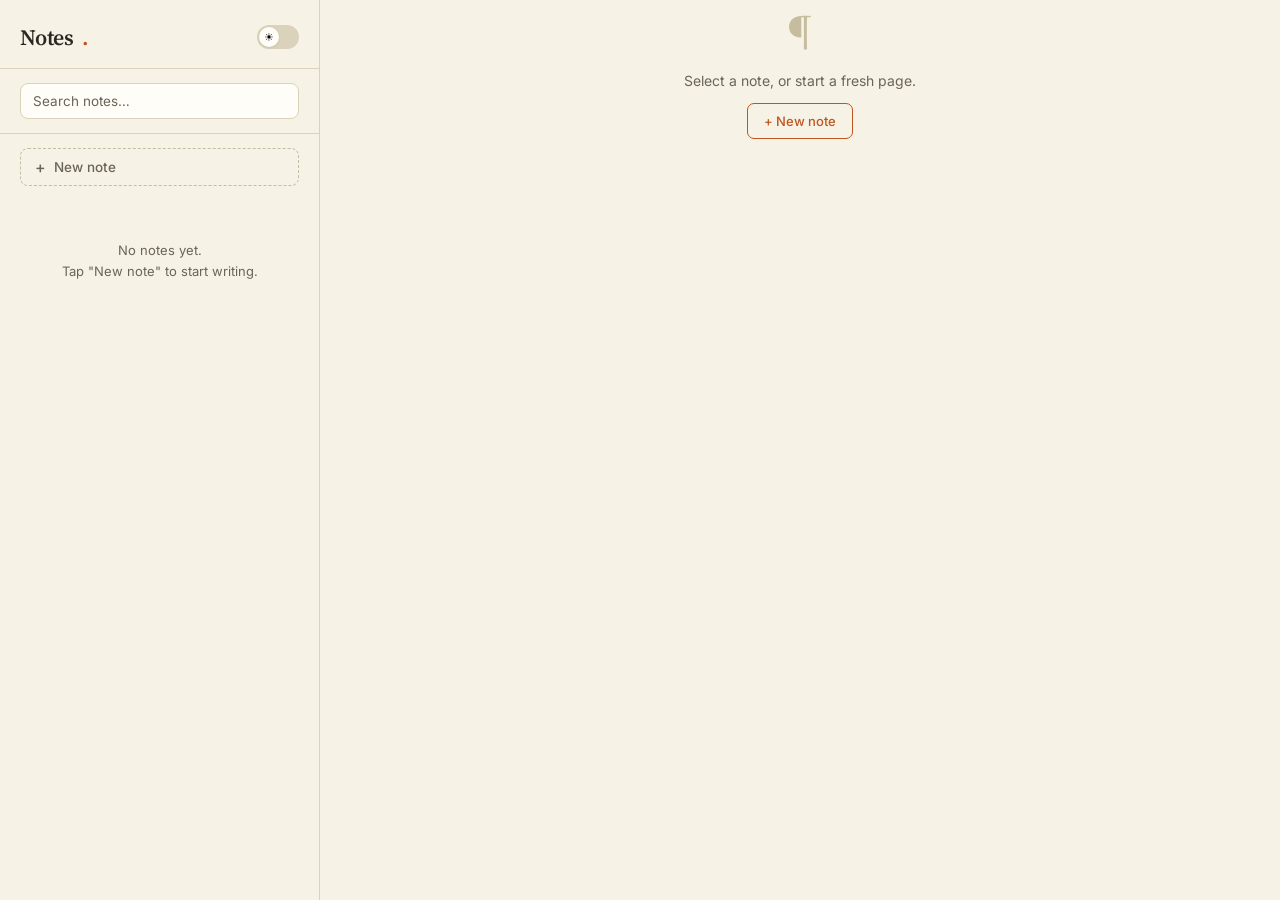
<file: Project-2/index.html>
<!DOCTYPE html>
<html lang="en">
<head>
<meta charset="UTF-8">
<meta name="viewport" content="width=device-width, initial-scale=1.0">
<title>Notes</title>
<link rel="preconnect" href="https://fonts.googleapis.com">
<link href="https://fonts.googleapis.com/css2?family=Source+Serif+4:opsz,wght@8..60,400;8..60,500;8..60,600&family=Inter:wght@400;500;600&family=JetBrains+Mono:wght@400;500&display=swap" rel="stylesheet">
 <link rel="stylesheet" href="style.css">

</head>
<body>

<div class="app">
  <aside class="sidebar" id="sidebar">
    <div class="sidebar-header">
      <div class="brand">Notes<span class="dot">.</span></div>
      <button class="theme-toggle" id="themeToggle" aria-label="Toggle dark mode">
        <span class="knob" id="themeKnob">☀</span>
      </button>
    </div>
    <div class="search-row">
      <input type="text" id="searchInput" placeholder="Search notes…" />
    </div>
    <button class="new-note-btn" id="newNoteBtn">
      <span class="plus">+</span> New note
    </button>
    <div class="note-list" id="noteList"></div>
  </aside>

  <main class="editor" id="editorPane">
    <div id="editorContent"></div>
  </main>
</div>

<script>
    
(function () {
  var STORAGE_KEY = 'notes:all';
  var notes = [];
  var activeId = null;
  var saveTimer = null;

  var noteListEl = document.getElementById('noteList');
  var editorPane = document.getElementById('editorPane');
  var editorContent = document.getElementById('editorContent');
  var searchInput = document.getElementById('searchInput');
  var newNoteBtn = document.getElementById('newNoteBtn');
  var themeToggle = document.getElementById('themeToggle');
  var themeKnob = document.getElementById('themeKnob');

  var appEl = document.querySelector('.app');

  function showEditorOnMobile() {
    appEl.classList.add('show-editor');
  }

  function showListOnMobile() {
    appEl.classList.remove('show-editor');
  }

  function uid() {
    return 'n_' + Date.now().toString(36) + '_' + Math.random().toString(36).slice(2, 8);
  }

  /* ---------- Storage shim ----------
     Uses window.storage when available (Claude.ai artifacts).
     Falls back to localStorage when running as a standalone file.
     Falls back to an in-memory object if neither works (e.g. private
     browsing with storage disabled), so the app never hard-fails. */
  var memoryStore = {};
  var hasWindowStorage = (typeof window.storage !== 'undefined' && window.storage !== null);
  var hasLocalStorage = (function () {
    try {
      var t = '__notes_test__';
      window.localStorage.setItem(t, '1');
      window.localStorage.removeItem(t);
      return true;
    } catch (e) { return false; }
  })();

  var store = {
    get: function (key) {
      if (hasWindowStorage) {
        return window.storage.get(key, false).then(function (res) {
          return res ? res.value : null;
        }).catch(function () { return null; });
      }
      if (hasLocalStorage) {
        return Promise.resolve(window.localStorage.getItem(key));
      }
      return Promise.resolve(Object.prototype.hasOwnProperty.call(memoryStore, key) ? memoryStore[key] : null);
    },
    set: function (key, value) {
      if (hasWindowStorage) {
        return window.storage.set(key, value, false).catch(function (err) {
          console.error('window.storage.set failed, falling back', err);
          hasWindowStorage = false;
          return store.set(key, value);
        });
      }
      if (hasLocalStorage) {
        try {
          window.localStorage.setItem(key, value);
          return Promise.resolve(true);
        } catch (e) {
          console.error('localStorage.setItem failed', e);
          return Promise.resolve(false);
        }
      }
      memoryStore[key] = value;
      return Promise.resolve(true);
    }
  };

  function formatDate(ts) {
    var d = new Date(ts);
    var now = new Date();
    var sameDay = d.toDateString() === now.toDateString();
    if (sameDay) {
      return d.toLocaleTimeString([], { hour: '2-digit', minute: '2-digit' });
    }
    return d.toLocaleDateString([], { month: 'short', day: 'numeric' });
  }

  function snippet(body) {
    var s = (body || '').trim().replace(/\s+/g, ' ');
    return s.length > 70 ? s.slice(0, 70) + '…' : (s || 'No additional text');
  }

  /* ---------- Persistence ---------- */
  function loadNotes() {
    store.get(STORAGE_KEY).then(function (value) {
      if (value) {
        try { notes = JSON.parse(value); } catch (e) { notes = []; }
      } else {
        notes = [];
      }
      notes.sort(function (a, b) { return b.updatedAt - a.updatedAt; });
      if (notes.length > 0) {
        activeId = notes[0].id;
      }
      renderList();
      renderEditor();
    }).catch(function (err) {
      console.error('Failed to load notes', err);
      notes = [];
      renderList();
      renderEditor();
    });
  }

  function persistNotes(showStatus) {
    store.set(STORAGE_KEY, JSON.stringify(notes)).then(function (result) {
      if (!result) { console.error('Save failed'); return; }
      if (showStatus) flashSaved();
    }).catch(function (err) {
      console.error('Storage error', err);
    });
  }

  function flashSaved() {
    var statusEl = document.getElementById('saveStatus');
    if (!statusEl) return;
    statusEl.classList.add('saved');
    statusEl.querySelector('span.label').textContent = 'Saved';
    clearTimeout(statusEl._t);
    statusEl._t = setTimeout(function () {
      statusEl.classList.remove('saved');
      statusEl.querySelector('span.label').textContent = 'Idle';
    }, 1400);
  }

  /* ---------- CRUD ---------- */
  function createNote() {
    var note = {
      id: uid(),
      title: '',
      body: '',
      createdAt: Date.now(),
      updatedAt: Date.now()
    };
    notes.unshift(note);
    activeId = note.id;
    renderList();
    renderEditor();
    showEditorOnMobile();
    try {
      persistNotes(false);
    } catch (e) {
      console.error('Could not persist new note', e);
    }
    setTimeout(function () {
      var titleEl = document.getElementById('titleInput');
      if (titleEl) titleEl.focus();
    }, 30);
  }

  function deleteNote(id) {
    notes = notes.filter(function (n) { return n.id !== id; });
    if (activeId === id) {
      activeId = notes.length > 0 ? notes[0].id : null;
    }
    persistNotes(false);
    renderList();
    renderEditor();
  }

  function updateActiveNote(field, value) {
    var note = notes.find(function (n) { return n.id === activeId; });
    if (!note) return;
    note[field] = value;
    note.updatedAt = Date.now();
    clearTimeout(saveTimer);
    saveTimer = setTimeout(function () {
      notes.sort(function (a, b) { return b.updatedAt - a.updatedAt; });
      persistNotes(true);
      renderList();
    }, 500);
  }

  /* ---------- Rendering ---------- */
  function renderList() {
    var query = (searchInput.value || '').toLowerCase().trim();
    var filtered = notes.filter(function (n) {
      if (!query) return true;
      return (n.title || '').toLowerCase().indexOf(query) !== -1 ||
             (n.body || '').toLowerCase().indexOf(query) !== -1;
    });

    if (notes.length === 0) {
      noteListEl.innerHTML = '<div class="empty-list">No notes yet.<br>Tap "New note" to start writing.</div>';
      return;
    }
    if (filtered.length === 0) {
      noteListEl.innerHTML = '<div class="empty-list">No notes match your search.</div>';
      return;
    }

    noteListEl.innerHTML = filtered.map(function (n) {
      var isActive = n.id === activeId;
      var title = n.title && n.title.trim() ? escapeHtml(n.title) : 'Untitled note';
      return '<div class="note-card' + (isActive ? ' active' : '') + '" data-id="' + n.id + '">' +
        '<p class="note-card-title">' + title + '</p>' +
        '<p class="note-card-snippet">' + escapeHtml(snippet(n.body)) + '</p>' +
        '<p class="note-card-meta">' + formatDate(n.updatedAt) + '</p>' +
      '</div>';
    }).join('');

    Array.prototype.forEach.call(noteListEl.querySelectorAll('.note-card'), function (el) {
      el.addEventListener('click', function () {
        activeId = el.getAttribute('data-id');
        renderList();
        renderEditor();
        showEditorOnMobile();
      });
    });
  }

  function escapeHtml(str) {
    var div = document.createElement('div');
    div.textContent = str;
    return div.innerHTML;
  }

  function renderEditor() {
    var note = notes.find(function (n) { return n.id === activeId; });

    if (!note) {
      editorContent.innerHTML =
        '<div class="empty-editor">' +
          '<div class="glyph">¶</div>' +
          '<p>Select a note, or start a fresh page.</p>' +
          '<button id="emptyNewBtn">+ New note</button>' +
        '</div>';
      var btn = document.getElementById('emptyNewBtn');
      if (btn) btn.addEventListener('click', createNote);
      return;
    }

    editorContent.innerHTML =
      '<div class="editor-toolbar">' +
        '<div style="display:flex; align-items:center; gap:10px;">' +
          '<button class="mobile-back" id="backToList">&larr; Notes</button>' +
          '<div class="save-status" id="saveStatus"><span class="pip"></span><span class="label">Idle</span></div>' +
        '</div>' +
        '<button class="delete-btn" id="deleteBtn">Delete note</button>' +
      '</div>' +
      '<div class="editor-body">' +
        '<div class="editor-margin-rule"></div>' +
        '<input type="text" class="title-input" id="titleInput" placeholder="Untitled note" value="' + escapeHtml(note.title || '') + '" />' +
        '<textarea class="body-textarea" id="bodyTextarea" placeholder="Start writing…">' + escapeHtml(note.body || '') + '</textarea>' +
      '</div>';

    var backBtn = document.getElementById('backToList');
    if (backBtn) backBtn.addEventListener('click', showListOnMobile);

    document.getElementById('titleInput').addEventListener('input', function (e) {
      updateActiveNote('title', e.target.value);
      var card = noteListEl.querySelector('.note-card.active .note-card-title');
      if (card) card.textContent = e.target.value.trim() || 'Untitled note';
    });

    document.getElementById('bodyTextarea').addEventListener('input', function (e) {
      updateActiveNote('body', e.target.value);
    });

    document.getElementById('deleteBtn').addEventListener('click', function () {
      if (confirm('Delete this note? This can\'t be undone.')) {
        deleteNote(note.id);
      }
    });
  }

  /* ---------- Theme ---------- */
  function applyTheme(isDark) {
    document.documentElement.classList.toggle('dark', isDark);
    themeKnob.textContent = isDark ? '☾' : '☀';
    store.set('notes:theme', isDark ? 'dark' : 'light').catch(function () {});
  }

  themeToggle.addEventListener('click', function () {
    var isDark = !document.documentElement.classList.contains('dark');
    applyTheme(isDark);
  });

  function loadTheme() {
    store.get('notes:theme').then(function (value) {
      applyTheme(value === 'dark');
    }).catch(function () {
      applyTheme(false);
    });
  }

  /* ---------- Events ---------- */
  newNoteBtn.addEventListener('click', createNote);
  searchInput.addEventListener('input', renderList);

  loadTheme();
  loadNotes();
})();


</script>
</body>
</html>
</file>
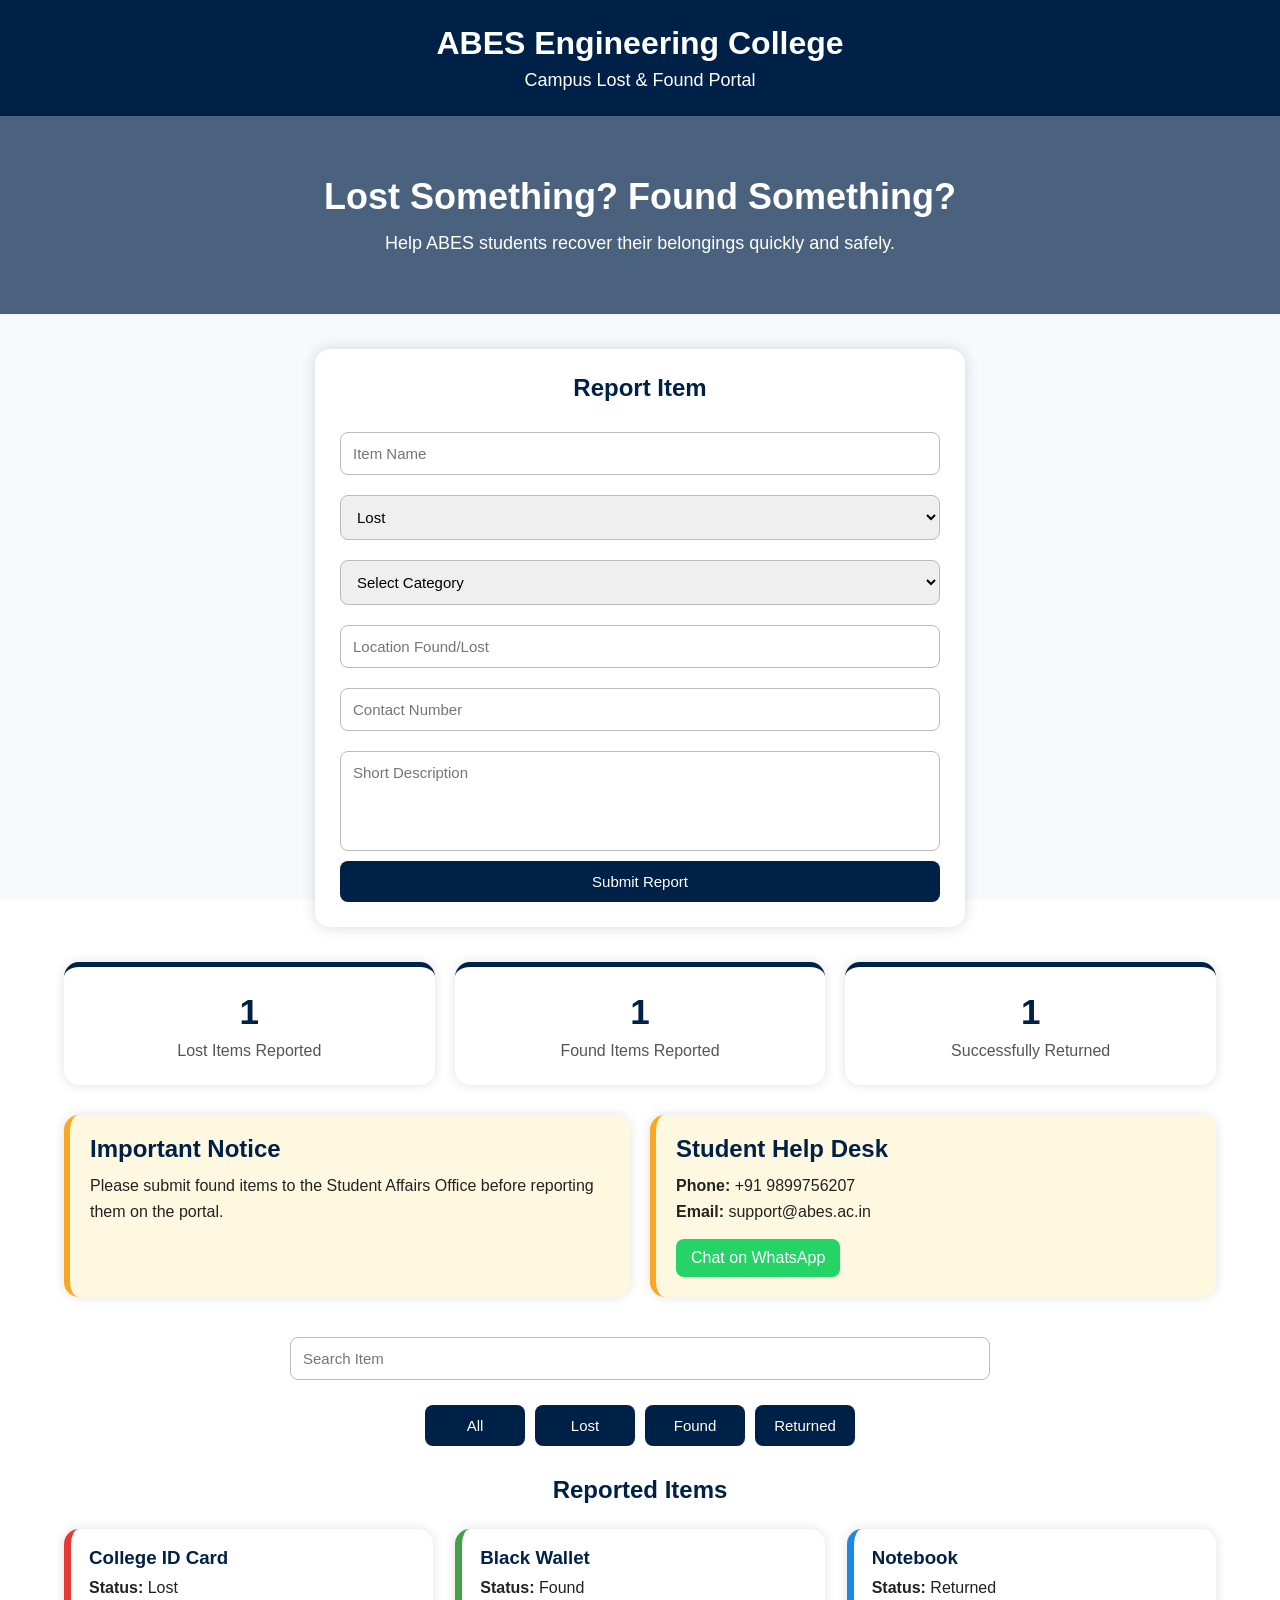
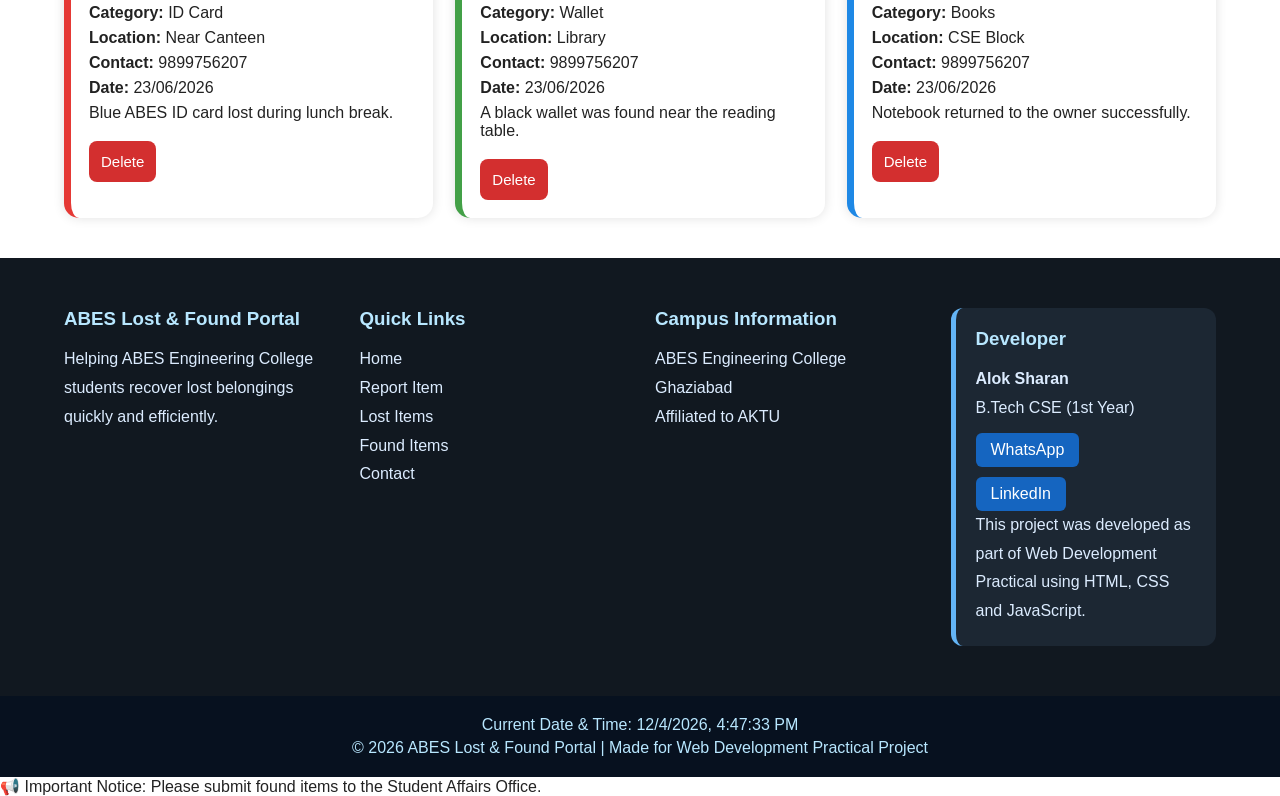
<file: Project-3/index.html>
<!DOCTYPE html>
<html lang="en">
<head>
    <meta charset="UTF-8">
    <meta name="viewport" content="width=device-width, initial-scale=1.0">
    <title>ABES Lost & Found Portal</title>
    <link rel="stylesheet" href="style.css">
</head>
<body>

<header>
    <h1>ABES Engineering College</h1>
    <p>Campus Lost & Found Portal</p>
</header>

<section class="hero">
    <h2>Lost Something? Found Something?</h2>
    <p>Help ABES students recover their belongings quickly and safely.</p>
</section>

<section class="form-section">
    <h2>Report Item</h2>

    <form id="itemForm">
        <input type="text" id="itemName" placeholder="Item Name" required>

        <select id="itemType">
            <option value="Lost">Lost</option>
            <option value="Found">Found</option>
            <option value="Returned">Returned</option>
        </select>

        <select id="category" required>
            <option value="">Select Category</option>
            <option value="ID Card">ID Card</option>
            <option value="Wallet">Wallet</option>
            <option value="Mobile">Mobile</option>
            <option value="Bag">Bag</option>
            <option value="Keys">Keys</option>
            <option value="Books">Books</option>
            <option value="Others">Others</option>
        </select>

        <input type="text" id="location" placeholder="Location Found/Lost" required>
        <input type="text" id="contact" placeholder="Contact Number" required>

        <textarea id="description" placeholder="Short Description"></textarea>

        <button type="submit">Submit Report</button>
    </form>
</section>

<section class="stats-section">
    <div class="stat-box">
        <h3 id="lostCount">0</h3>
        <p>Lost Items Reported</p>
    </div>

    <div class="stat-box">
        <h3 id="foundCount">0</h3>
        <p>Found Items Reported</p>
    </div>

    <div class="stat-box">
        <h3 id="returnedCount">0</h3>
        <p>Successfully Returned</p>
    </div>
</section>

<section class="notice-section">
    <div class="notice-card">
        <h2>Important Notice</h2>
        <p>
            Please submit found items to the Student Affairs Office before reporting them on the portal.
        </p>
    </div>

    <div class="notice-card">
        <h2>Student Help Desk</h2>
        <p><strong>Phone:</strong> +91 9899756207</p>
        <p><strong>Email:</strong> support@abes.ac.in</p>

        <a class="whatsapp-btn" href="https://wa.me/919899756207" target="_blank">
            Chat on WhatsApp
        </a>
    </div>
</section>

<section class="search-section">
    <input type="text" id="searchBox" placeholder="Search Item">

    <div class="filter-buttons">
        <button onclick="filterItems('All')">All</button>
        <button onclick="filterItems('Lost')">Lost</button>
        <button onclick="filterItems('Found')">Found</button>
        <button onclick="filterItems('Returned')">Returned</button>
    </div>
</section>

<section>
    <h2 class="center">Reported Items</h2>
    <div id="itemsContainer"></div>
</section>

<footer>
    <div class="footer-container">

        <div class="footer-box">
            <h3>ABES Lost & Found Portal</h3>
            <p>
                Helping ABES Engineering College students recover lost belongings quickly and efficiently.
            </p>
        </div>

        <div class="footer-box">
            <h3>Quick Links</h3>
            <ul>
                <li>Home</li>
                <li>Report Item</li>
                <li>Lost Items</li>
                <li>Found Items</li>
                <li>Contact</li>
            </ul>
        </div>

        <div class="footer-box">
            <h3>Campus Information</h3>
            <p>ABES Engineering College</p>
            <p>Ghaziabad</p>
            <p>Affiliated to AKTU</p>
        </div>

        <div class="footer-box developer-card">

    <h3>Developer</h3>

    <p><strong>Alok Sharan</strong></p>

    <p>B.Tech CSE (1st Year)</p>

    <a href="https://wa.me/919899756207"
       target="_blank"
       class="social-link">
       WhatsApp
    </a>

    <br>

    <a href="https://www.linkedin.com/in/alok-sharan-096ab4404?utm_source=share_via&utm_content=profile&utm_medium=member_android"
       target="_blank"
       class="social-link">
       LinkedIn
    </a>

    <p>
        This project was developed as part of
        Web Development Practical using
        HTML, CSS and JavaScript.
    </p>

</div>

    </div>

    <div class="footer-bottom">
        <p id="date"></p>
        <p>© 2026 ABES Lost & Found Portal | Made for Web Development Practical Project</p>
    </div>
</footer>

<div class="top-bar">
    📢 Important Notice:
    Please submit found items to the Student Affairs Office.
</div>

<button id="topBtn" onclick="scrollToTop()">↑</button>

<script src="script.js"></script>
</body>
</html>
</file>
<file: Project-2/style.css>
:root {
    --paper: #F7F2E6;
    --paper-card: #FFFDF8;
    --ink: #2A2722;
    --ink-soft: #6B6457;
    --line: #DAD2BB;
    --line-strong: #C6BC9E;
    --rust: #C2541F;
    --rust-soft: #E7C9B8;
    --danger: #B23A2E;
    --shadow: rgba(42, 39, 34, 0.08);
  }

  html.dark {
    --paper: #1B1916;
    --paper-card: #232019;
    --ink: #EFE7D6;
    --ink-soft: #A89E8A;
    --line: #3A3528;
    --line-strong: #4A4332;
    --rust: #E2924C;
    --rust-soft: #4A3424;
    --danger: #E27360;
    --shadow: rgba(0, 0, 0, 0.35);
  }

  * { box-sizing: border-box; }

  body {
    margin: 0;
    font-family: 'Inter', sans-serif;
    background: var(--paper);
    color: var(--ink);
    transition: background 0.25s ease, color 0.25s ease;
    height: 100vh;
    overflow: hidden;
  }

  .app {
    display: grid;
    grid-template-columns: 320px 1fr;
    height: 100vh;
  }

  /* ---------- Sidebar ---------- */
  .sidebar {
    border-right: 1px solid var(--line);
    display: flex;
    flex-direction: column;
    min-width: 0;
  }

  .sidebar-header {
    padding: 22px 20px 16px;
    display: flex;
    align-items: center;
    justify-content: space-between;
    border-bottom: 1px solid var(--line);
  }

  .brand {
    font-family: 'Source Serif 4', serif;
    font-weight: 600;
    font-size: 22px;
    letter-spacing: -0.01em;
    display: flex;
    align-items: baseline;
    gap: 8px;
  }

  .brand .dot { color: var(--rust); }

  .theme-toggle {
    width: 42px;
    height: 24px;
    border-radius: 12px;
    background: var(--line);
    border: none;
    cursor: pointer;
    position: relative;
    flex-shrink: 0;
    transition: background 0.2s ease;
  }

  .theme-toggle .knob {
    position: absolute;
    top: 2px;
    left: 2px;
    width: 20px;
    height: 20px;
    border-radius: 50%;
    background: var(--paper-card);
    box-shadow: 0 1px 3px var(--shadow);
    transition: transform 0.25s ease;
    display: flex;
    align-items: center;
    justify-content: center;
    font-size: 11px;
  }

  html.dark .theme-toggle .knob { transform: translateX(18px); }

  .search-row {
    padding: 14px 20px;
    border-bottom: 1px solid var(--line);
  }

  .search-row input {
    width: 100%;
    border: 1px solid var(--line);
    background: var(--paper-card);
    border-radius: 8px;
    padding: 9px 12px;
    font-family: inherit;
    font-size: 13.5px;
    color: var(--ink);
    outline: none;
  }
  .search-row input:focus { border-color: var(--rust); }
  .search-row input::placeholder { color: var(--ink-soft); }

  .new-note-btn {
    margin: 14px 20px 6px;
    padding: 10px 14px;
    border-radius: 8px;
    border: 1px dashed var(--line-strong);
    background: transparent;
    color: var(--ink-soft);
    font-family: 'Inter', sans-serif;
    font-size: 13.5px;
    font-weight: 500;
    cursor: pointer;
    display: flex;
    align-items: center;
    gap: 8px;
    transition: border-color 0.15s ease, color 0.15s ease;
  }
  .new-note-btn:hover {
    border-color: var(--rust);
    color: var(--rust);
  }
  .new-note-btn .plus {
    font-size: 16px;
    line-height: 1;
  }

  .note-list {
    flex: 1;
    overflow-y: auto;
    padding: 8px 12px 20px;
  }

  .note-card {
    padding: 12px 14px;
    border-radius: 9px;
    margin-bottom: 6px;
    cursor: pointer;
    border: 1px solid transparent;
    position: relative;
  }

  .note-card:hover { background: var(--paper-card); }

  .note-card.active {
    background: var(--paper-card);
    border-color: var(--line-strong);
    box-shadow: 0 1px 6px var(--shadow);
  }

  .note-card.active::before {
    content: '';
    position: absolute;
    left: -12px;
    top: 14px;
    bottom: 14px;
    width: 3px;
    border-radius: 3px;
    background: var(--rust);
  }

  .note-card-title {
    font-family: 'Source Serif 4', serif;
    font-size: 15.5px;
    font-weight: 600;
    margin: 0 0 4px;
    white-space: nowrap;
    overflow: hidden;
    text-overflow: ellipsis;
  }

  .note-card-snippet {
    font-size: 12.5px;
    color: var(--ink-soft);
    margin: 0 0 6px;
    white-space: nowrap;
    overflow: hidden;
    text-overflow: ellipsis;
  }

  .note-card-meta {
    font-family: 'JetBrains Mono', monospace;
    font-size: 10.5px;
    color: var(--ink-soft);
    opacity: 0.8;
  }

  .empty-list {
    padding: 40px 20px;
    text-align: center;
    color: var(--ink-soft);
    font-size: 13px;
    line-height: 1.6;
  }

  /* ---------- Editor ---------- */
  .editor {
    display: flex;
    flex-direction: column;
    min-width: 0;
    position: relative;
  }

  .editor-toolbar {
    padding: 18px 36px 14px;
    display: flex;
    align-items: center;
    justify-content: space-between;
    border-bottom: 1px solid var(--line);
  }

  .save-status {
    font-family: 'JetBrains Mono', monospace;
    font-size: 11px;
    color: var(--ink-soft);
    display: flex;
    align-items: center;
    gap: 6px;
  }

  .save-status .pip {
    width: 6px;
    height: 6px;
    border-radius: 50%;
    background: var(--line-strong);
  }
  .save-status.saved .pip { background: #5C9A6B; }

  .delete-btn {
    border: 1px solid var(--line);
    background: transparent;
    color: var(--ink-soft);
    font-family: 'Inter', sans-serif;
    font-size: 12.5px;
    font-weight: 500;
    padding: 7px 13px;
    border-radius: 7px;
    cursor: pointer;
    transition: all 0.15s ease;
  }
  .delete-btn:hover {
    border-color: var(--danger);
    color: var(--danger);
    background: var(--rust-soft);
  }

  .editor-body {
    flex: 1;
    overflow-y: auto;
    padding: 8px 0 60px;
    position: relative;
  }

  .editor-margin-rule {
    position: absolute;
    left: 76px;
    top: 0;
    bottom: 0;
    width: 1px;
    background: var(--rust-soft);
  }

  .title-input {
    width: 100%;
    border: none;
    background: transparent;
    outline: none;
    font-family: 'Source Serif 4', serif;
    font-weight: 600;
    font-size: 30px;
    color: var(--ink);
    padding: 22px 50px 14px 96px;
  }
  .title-input::placeholder { color: var(--ink-soft); opacity: 0.55; }

  .body-textarea {
    width: 100%;
    min-height: 60vh;
    border: none;
    background: transparent;
    outline: none;
    resize: none;
    font-family: 'Inter', sans-serif;
    font-size: 15.5px;
    line-height: 32px;
    color: var(--ink);
    padding: 4px 50px 40px 96px;
    background-image: repeating-linear-gradient(
      to bottom,
      transparent,
      transparent 31px,
      var(--line) 32px
    );
  }
  .body-textarea::placeholder { color: var(--ink-soft); opacity: 0.55; }

  .empty-editor {
    flex: 1;
    display: flex;
    align-items: center;
    justify-content: center;
    flex-direction: column;
    gap: 14px;
    color: var(--ink-soft);
  }
  .empty-editor .glyph {
    font-family: 'Source Serif 4', serif;
    font-size: 42px;
    color: var(--line-strong);
  }
  .empty-editor p { margin: 0; font-size: 14px; }
  .empty-editor button {
    border: 1px solid var(--rust);
    background: transparent;
    color: var(--rust);
    padding: 9px 16px;
    border-radius: 7px;
    font-family: 'Inter', sans-serif;
    font-size: 13px;
    font-weight: 500;
    cursor: pointer;
  }
  .empty-editor button:hover { background: var(--rust-soft); }

  ::-webkit-scrollbar { width: 9px; }
  ::-webkit-scrollbar-thumb { background: var(--line-strong); border-radius: 5px; }
  ::-webkit-scrollbar-track { background: transparent; }

  @media (max-width: 720px) {
    .app { grid-template-columns: 1fr; }
    .sidebar { display: flex; width: 100%; }
    .editor { display: none; }
    .app.show-editor .sidebar { display: none; }
    .app.show-editor .editor { display: flex; }

    .sidebar-header { padding: 16px 16px 12px; }
    .brand { font-size: 20px; }
    .search-row { padding: 10px 16px; }
    .new-note-btn { margin: 10px 16px 4px; }
    .note-list { padding: 6px 8px 16px; }

    .editor-toolbar { padding: 14px 16px; }
    .editor-margin-rule { left: 16px; }
    .title-input { font-size: 23px; padding: 18px 16px 10px 36px; }
    .body-textarea {
      font-size: 15px;
      line-height: 28px;
      padding: 4px 16px 40px 36px;
      background-image: repeating-linear-gradient(
        to bottom,
        transparent,
        transparent 27px,
        var(--line) 28px
      );
    }
    .delete-btn { font-size: 12px; padding: 6px 10px; }
  }

  .mobile-back {
    display: none;
    align-items: center;
    gap: 6px;
    border: none;
    background: transparent;
    color: var(--ink-soft);
    font-family: 'Inter', sans-serif;
    font-size: 13px;
    font-weight: 500;
    cursor: pointer;
    padding: 6px 4px 6px 0;
  }
  .mobile-back:hover { color: var(--rust); }

  @media (max-width: 720px) {
    .mobile-back { display: inline-flex; }
  }
</file>
<file: Project-3/style.css>
*{
    margin:0;
    padding:0;
    box-sizing:border-box;
    font-family:Arial, sans-serif;
}

body{
    background:#eef5fb;
    color:#222;
}

/* Header */

header{
    background:#002147;
    color:white;
    text-align:center;
    padding:25px;
}

header h1{
    font-size:32px;
}

header p{
    margin-top:8px;
    font-size:18px;
}

/* Hero Section */

.hero{
    text-align:center;
    padding:60px 20px;
    background:linear-gradient(
        rgba(0,33,71,0.7),
        rgba(0,33,71,0.7)
    ),
    url("https://images.unsplash.com/photo-1523050854058-8df90110c9f1")
    center/cover;

    color:white;
}

body{
    background:
    linear-gradient(
        rgba(238,245,251,0.45),
        rgba(238,245,251,0.45)
    ),
    url("https://static.boostmytalent.com/img/univ/abes-engineering-college-ghaziabad-campus-admission.webp");

    background-size:cover;
    background-position:center;
    background-attachment:fixed;
}

.hero h2{
    font-size:36px;
    margin-bottom:15px;
}

.hero p{
    font-size:18px;
}

/* Form Section */

.form-section{
    width:85%;
    max-width:650px;
    margin:35px auto;
    background:white;
    padding:25px;
    border-radius:15px;
    box-shadow:0 0 15px rgba(0,0,0,0.15);
}

.form-section h2{
    text-align:center;
    margin-bottom:20px;
    color:#002147;
}

form{
    display:flex;
    flex-direction:column;
}

input,
select,
textarea{
    margin:10px 0;
    padding:12px;
    border:1px solid #bbb;
    border-radius:8px;
    font-size:15px;
}

textarea{
    resize:none;
    height:100px;
}

button{
    background:#002147;
    color:white;
    border:none;
    padding:12px;
    cursor:pointer;
    border-radius:8px;
    font-size:15px;
    transition:0.3s;
}

button:hover{
    background:#004080;
}

/* Statistics Section */

.stats-section{
    width:90%;
    margin:25px auto;
    display:grid;
    grid-template-columns:repeat(auto-fit,minmax(220px,1fr));
    gap:20px;
}

.stat-box{
    background:white;
    text-align:center;
    padding:25px;
    border-radius:15px;
    box-shadow:0 0 12px rgba(0,0,0,0.12);
    border-top:5px solid #002147;
}

.stat-box h3{
    font-size:35px;
    color:#002147;
}

.stat-box p{
    margin-top:10px;
    color:#555;
}

/* Notice Section */

.notice-section{
    width:90%;
    margin:30px auto;
    display:grid;
    grid-template-columns:repeat(auto-fit,minmax(300px,1fr));
    gap:20px;
}

.notice-card{
    background:#fff8e1;
    padding:20px;
    border-radius:15px;
    box-shadow:0 0 12px rgba(0,0,0,0.12);
    border-left:6px solid #f9a825;
}

.notice-card h2{
    color:#002147;
    margin-bottom:10px;
}

.notice-card p{
    line-height:1.6;
}

.whatsapp-btn{
    display:inline-block;
    margin-top:15px;
    background:#25D366;
    color:white;
    text-decoration:none;
    padding:10px 15px;
    border-radius:8px;
    transition:0.3s;
}

.whatsapp-btn:hover{
    background:#1ebc59;
}

/* Search Section */

.search-section{
    width:85%;
    max-width:700px;
    margin:30px auto;
}

#searchBox{
    width:100%;
}

.filter-buttons{
    display:flex;
    justify-content:center;
    flex-wrap:wrap;
    gap:10px;
    margin-top:15px;
}

.filter-buttons button{
    min-width:100px;
}

/* Items Section */

.center{
    text-align:center;
    margin:25px;
    color:#002147;
}

#itemsContainer{
    width:90%;
    margin:auto;
    display:grid;
    grid-template-columns:repeat(auto-fit,minmax(260px,1fr));
    gap:22px;
    margin-bottom:40px;
}

.card{
    background:white;
    padding:18px;
    border-radius:15px;
    box-shadow:0 0 12px rgba(0,0,0,0.12);
}

.card h3{
    color:#002147;
    margin-bottom:10px;
}

.card p{
    margin:7px 0;
}

/* Status Colors */

.lost{
    border-left:7px solid #e53935;
}

.found{
    border-left:7px solid #43a047;
}

.returned{
    border-left:7px solid #1e88e5;
}

.deleteBtn{
    background:#d32f2f;
    margin-top:12px;
}

.deleteBtn:hover{
    background:#b71c1c;
}

/* Footer */

footer{
    background:#111820;
    color:#e8f3ff;
    margin-top:40px;
}

.footer-container{
    width:90%;
    margin:auto;
    display:grid;
    grid-template-columns:
    repeat(auto-fit,minmax(220px,1fr));
    gap:30px;
    padding:50px 0;
}

.footer-box h3{
    color:#b8e7ff;
    margin-bottom:15px;
}

.footer-box p,
.footer-box li{
    color:#dcecff;
    line-height:1.8;
}

.footer-box ul{
    list-style:none;
}

.developer-card{
    background:#1c2733;
    padding:20px;
    border-radius:12px;
    border-left:5px solid #64b5f6;
}

.footer-bottom{
    background:#07111f;
    text-align:center;
    padding:15px;
}

.footer-bottom p{
    margin:5px 0;
    color:#b8e7ff;
}

/* Back To Top Button */

#topBtn{
    position:fixed;
    right:25px;
    bottom:25px;
    width:45px;
    height:45px;
    border-radius:50%;
    border:none;
    background:#1565c0;
    color:white;
    font-size:20px;
    cursor:pointer;
    display:none;
}

#topBtn:hover{
    background:#0d47a1;
}

/* Responsive Design */

@media(max-width:768px){

    .hero h2{
        font-size:28px;
    }

    header h1{
        font-size:25px;
    }

    .form-section{
        width:92%;
    }

    .footer-container{
        text-align:center;
    }

}

.social-link{
    display:inline-block;
    margin-top:10px;
    padding:8px 15px;
    background:#1565c0;
    color:white;
    text-decoration:none;
    border-radius:6px;
    transition:0.3s;
}

.social-link:hover{
    background:#0d47a1;
}
</file>
